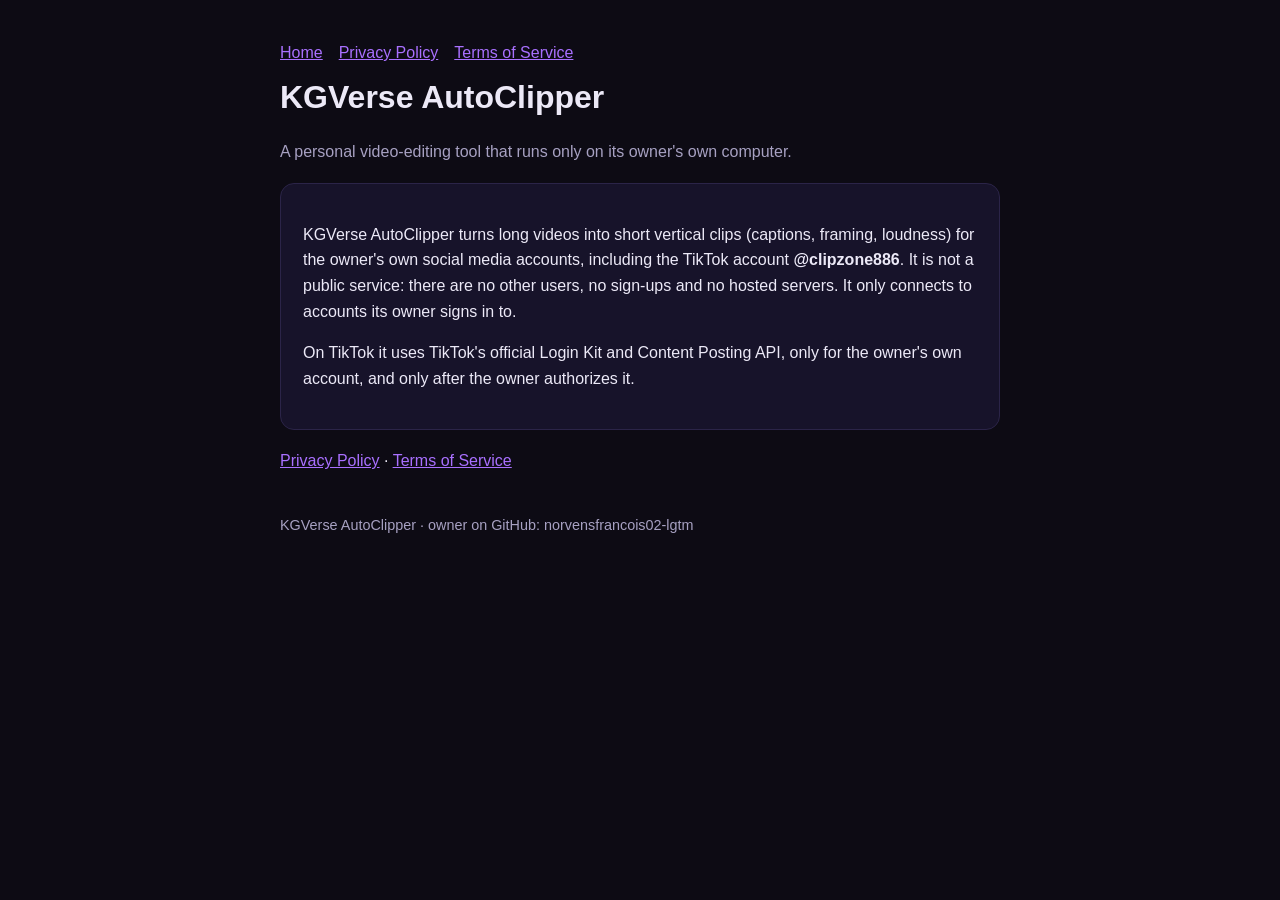
<file: index.html>
<!doctype html><html lang="en"><head><meta charset="utf-8"><meta name="viewport" content="width=device-width,initial-scale=1">
<title>KGVerse AutoClipper</title><link rel="stylesheet" href="style.css"></head><body><main><nav><a href="./">Home</a><a href="privacy.html">Privacy Policy</a><a href="terms.html">Terms of Service</a></nav>
<h1>KGVerse AutoClipper</h1>
<p class="muted">A personal video-editing tool that runs only on its owner's own computer.</p>
<div class="card"><p>KGVerse AutoClipper turns long videos into short vertical clips (captions, framing, loudness) for the owner's own
social media accounts, including the TikTok account <b>@clipzone886</b>. It is not a public service: there are no other users,
no sign-ups and no hosted servers. It only connects to accounts its owner signs in to.</p>
<p>On TikTok it uses TikTok's official Login Kit and Content Posting API, only for the owner's own account, and only after the
owner authorizes it.</p></div>
<p><a href="privacy.html">Privacy Policy</a> · <a href="terms.html">Terms of Service</a></p>
<footer>KGVerse AutoClipper · owner on GitHub: norvensfrancois02-lgtm</footer></main></body></html>
</file>
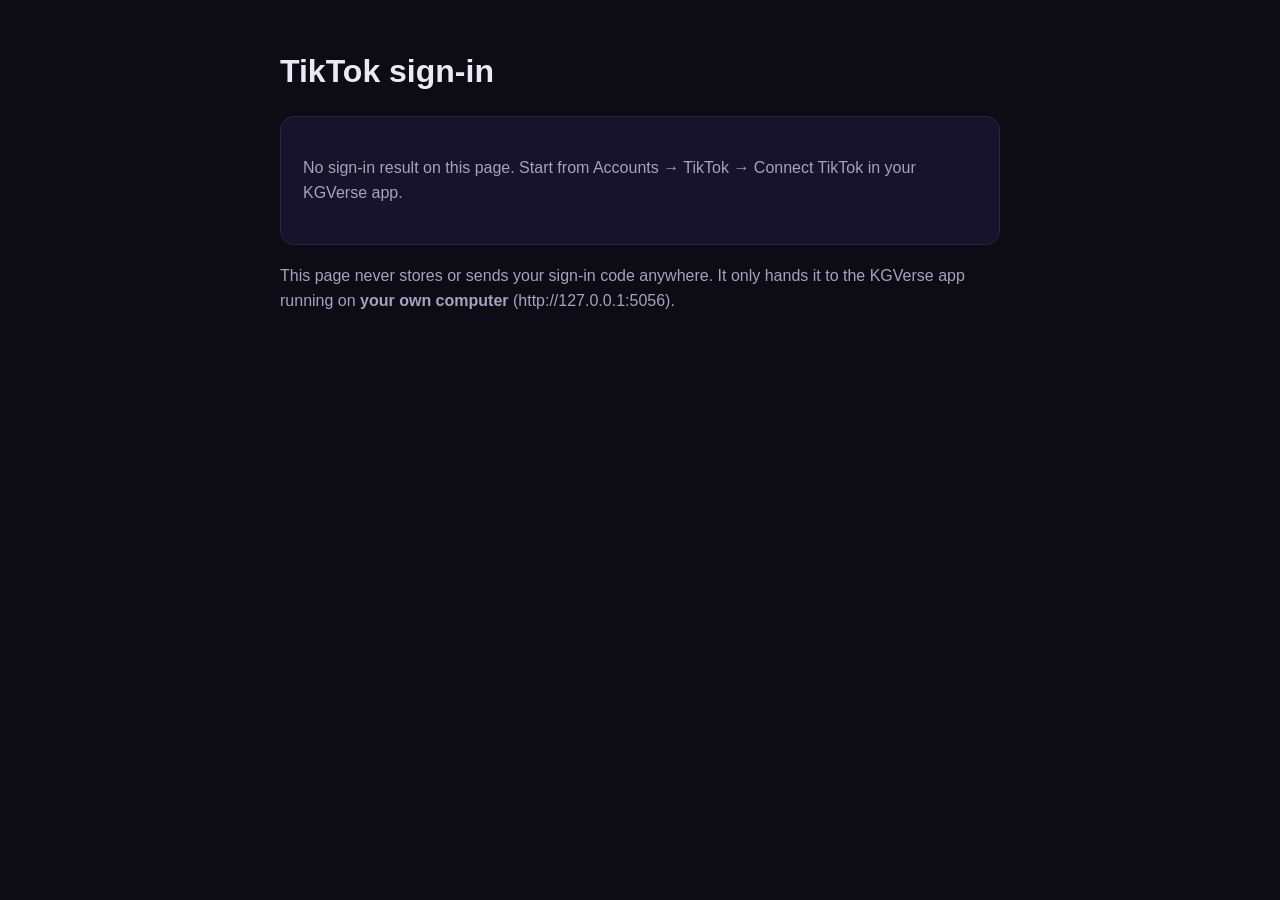
<file: callback.html>
<!doctype html><html lang="en"><head><meta charset="utf-8"><meta name="viewport" content="width=device-width,initial-scale=1">
<meta name="referrer" content="no-referrer"><meta name="robots" content="noindex">
<title>TikTok sign-in — KGVerse AutoClipper</title><link rel="stylesheet" href="style.css"></head><body><main>
<h1>TikTok sign-in</h1>
<div class="card" id="box"><p id="msg" class="muted">Reading the sign-in result…</p>
<p><a id="send" class="btn" href="#" style="display:none">Send to my KGVerse app</a></p>
<p id="fallback" class="muted" style="display:none">If the button doesn't open your app, copy this page's full address
(⌘L then ⌘C) and paste it into <b>Accounts → TikTok → Paste sign-in result</b> in KGVerse AutoClipper.</p></div>
<p class="muted">This page never stores or sends your sign-in code anywhere. It only hands it to the KGVerse app running on
<b>your own computer</b> (http://127.0.0.1:5056).</p>
<script>
(function () {
  var q = new URLSearchParams(window.location.search);
  var msg = document.getElementById("msg"), send = document.getElementById("send"), fb = document.getElementById("fallback");
  var LOCAL = "http://127.0.0.1:5056/oauth/tiktok/callback";
  var keep = ["code", "state", "scopes", "error", "error_description"];
  var out = new URLSearchParams();
  keep.forEach(function (k) { if (q.get(k)) out.set(k, q.get(k)); });
  if (q.get("error")) {
    msg.textContent = "TikTok did not authorize the app: " + (q.get("error_description") || q.get("error")) +
      ". You can send this result to your app so it shows the reason.";
  } else if (q.get("code") && q.get("state")) {
    msg.textContent = "TikTok approved the sign-in. Press the button to finish connecting in your KGVerse app.";
  } else {
    msg.textContent = "No sign-in result on this page. Start from Accounts → TikTok → Connect TikTok in your KGVerse app.";
    return;
  }
  send.href = LOCAL + "?" + out.toString();
  send.style.display = "inline-block";
  fb.style.display = "block";
})();
</script></main></body></html>
</file>
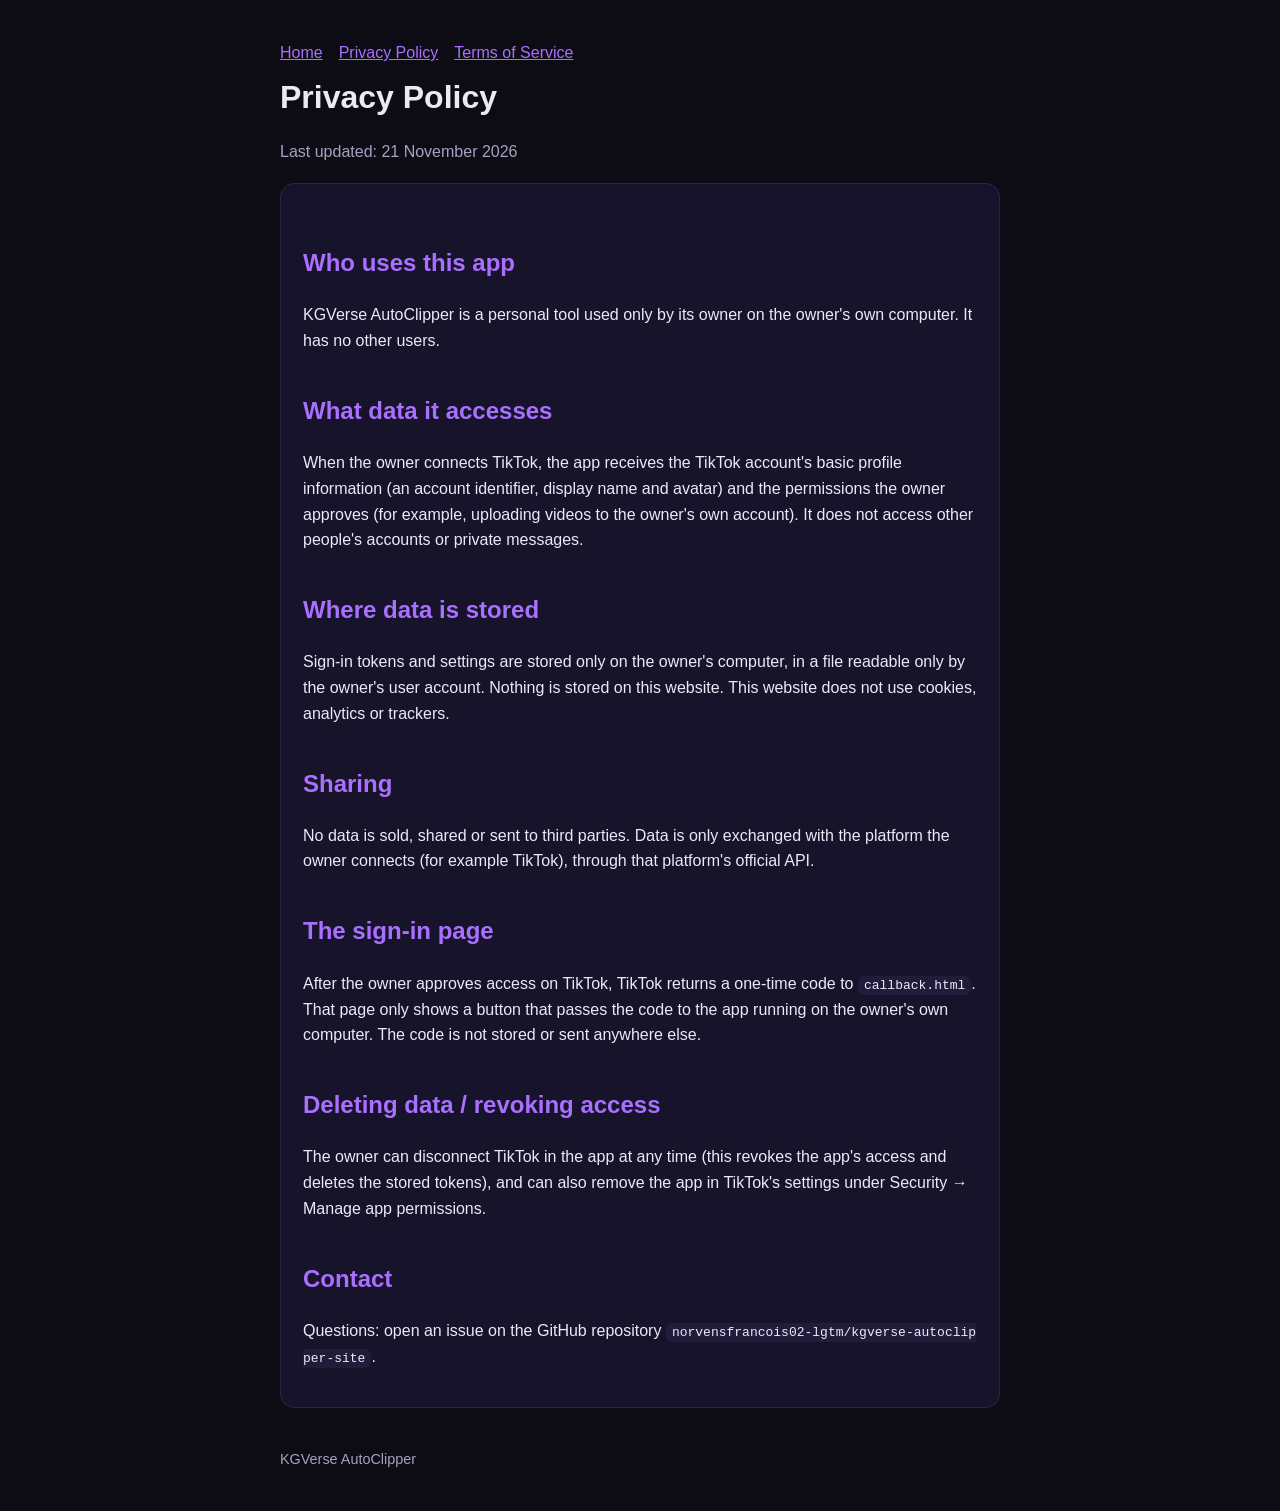
<file: privacy.html>
<!doctype html><html lang="en"><head><meta charset="utf-8"><meta name="viewport" content="width=device-width,initial-scale=1">
<title>Privacy Policy — KGVerse AutoClipper</title><link rel="stylesheet" href="style.css"></head><body><main><nav><a href="./">Home</a><a href="privacy.html">Privacy Policy</a><a href="terms.html">Terms of Service</a></nav>
<h1>Privacy Policy</h1><p class="muted">Last updated: 21 November 2026</p>
<div class="card">
<h2>Who uses this app</h2><p>KGVerse AutoClipper is a personal tool used only by its owner on the owner's own computer. It has no other users.</p>
<h2>What data it accesses</h2><p>When the owner connects TikTok, the app receives the TikTok account's basic profile information
(an account identifier, display name and avatar) and the permissions the owner approves (for example, uploading videos to the
owner's own account). It does not access other people's accounts or private messages.</p>
<h2>Where data is stored</h2><p>Sign-in tokens and settings are stored only on the owner's computer, in a file readable only by the
owner's user account. Nothing is stored on this website. This website does not use cookies, analytics or trackers.</p>
<h2>Sharing</h2><p>No data is sold, shared or sent to third parties. Data is only exchanged with the platform the owner connects
(for example TikTok), through that platform's official API.</p>
<h2>The sign-in page</h2><p>After the owner approves access on TikTok, TikTok returns a one-time code to <code>callback.html</code>.
That page only shows a button that passes the code to the app running on the owner's own computer. The code is not stored or
sent anywhere else.</p>
<h2>Deleting data / revoking access</h2><p>The owner can disconnect TikTok in the app at any time (this revokes the app's access
and deletes the stored tokens), and can also remove the app in TikTok's settings under Security → Manage app permissions.</p>
<h2>Contact</h2><p>Questions: open an issue on the GitHub repository <code>norvensfrancois02-lgtm/kgverse-autoclipper-site</code>.</p></div>
<footer>KGVerse AutoClipper</footer></main></body></html>
</file>
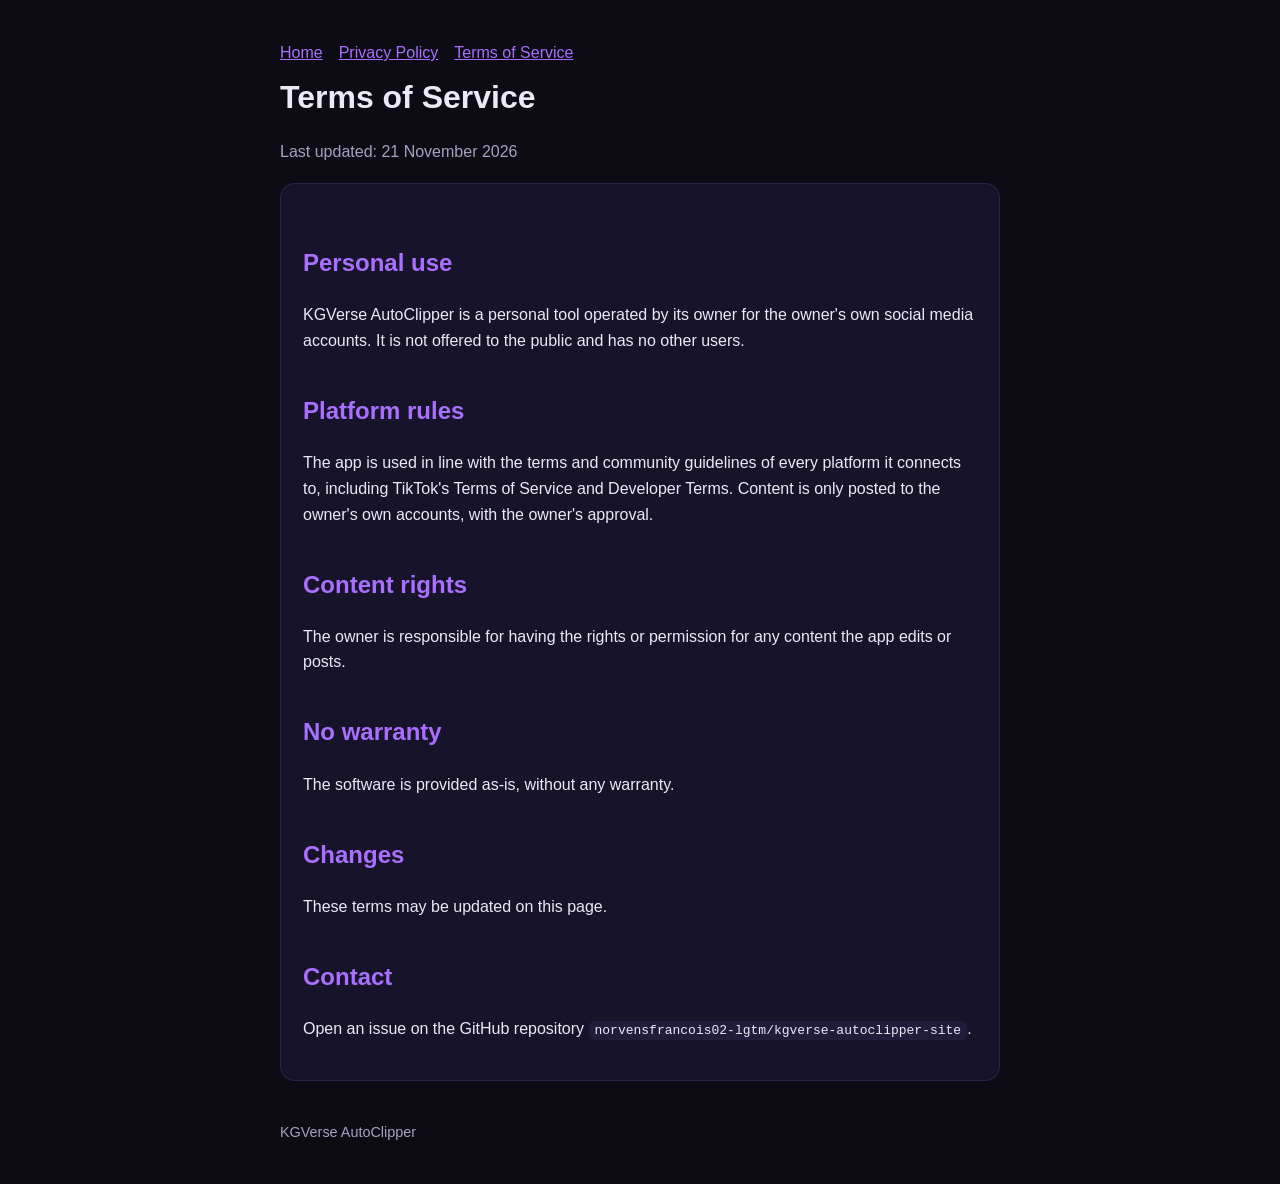
<file: terms.html>
<!doctype html><html lang="en"><head><meta charset="utf-8"><meta name="viewport" content="width=device-width,initial-scale=1">
<title>Terms of Service — KGVerse AutoClipper</title><link rel="stylesheet" href="style.css"></head><body><main><nav><a href="./">Home</a><a href="privacy.html">Privacy Policy</a><a href="terms.html">Terms of Service</a></nav>
<h1>Terms of Service</h1><p class="muted">Last updated: 21 November 2026</p>
<div class="card">
<h2>Personal use</h2><p>KGVerse AutoClipper is a personal tool operated by its owner for the owner's own social media accounts.
It is not offered to the public and has no other users.</p>
<h2>Platform rules</h2><p>The app is used in line with the terms and community guidelines of every platform it connects to,
including TikTok's Terms of Service and Developer Terms. Content is only posted to the owner's own accounts, with the owner's approval.</p>
<h2>Content rights</h2><p>The owner is responsible for having the rights or permission for any content the app edits or posts.</p>
<h2>No warranty</h2><p>The software is provided as-is, without any warranty.</p>
<h2>Changes</h2><p>These terms may be updated on this page.</p>
<h2>Contact</h2><p>Open an issue on the GitHub repository <code>norvensfrancois02-lgtm/kgverse-autoclipper-site</code>.</p></div>
<footer>KGVerse AutoClipper</footer></main></body></html>
</file>
<file: style.css>
:root{--bg:#0d0b14;--card:#17132a;--ink:#ece9f7;--muted:#a7a1c2;--acc:#a970ff;--ok:#38d39f}
*{box-sizing:border-box}body{margin:0;font-family:-apple-system,BlinkMacSystemFont,"Segoe UI",Roboto,sans-serif;background:var(--bg);color:var(--ink);line-height:1.6}
main{max-width:760px;margin:0 auto;padding:40px 20px}h1{font-size:2rem;margin:.2em 0}h2{margin-top:1.6em;color:var(--acc)}
.card{background:var(--card);border:1px solid #2b2448;border-radius:14px;padding:22px;margin:18px 0}
a{color:var(--acc)}.muted{color:var(--muted)}nav a{margin-right:16px}
.btn{display:inline-block;background:var(--acc);color:#fff;text-decoration:none;padding:12px 20px;border-radius:10px;font-weight:600;border:0;cursor:pointer;font-size:1rem}
.btn.ghost{background:transparent;border:1px solid var(--acc);color:var(--acc)}code{background:#221c3b;padding:2px 6px;border-radius:6px;word-break:break-all}
footer{margin-top:40px;color:var(--muted);font-size:.9rem}
</file>
